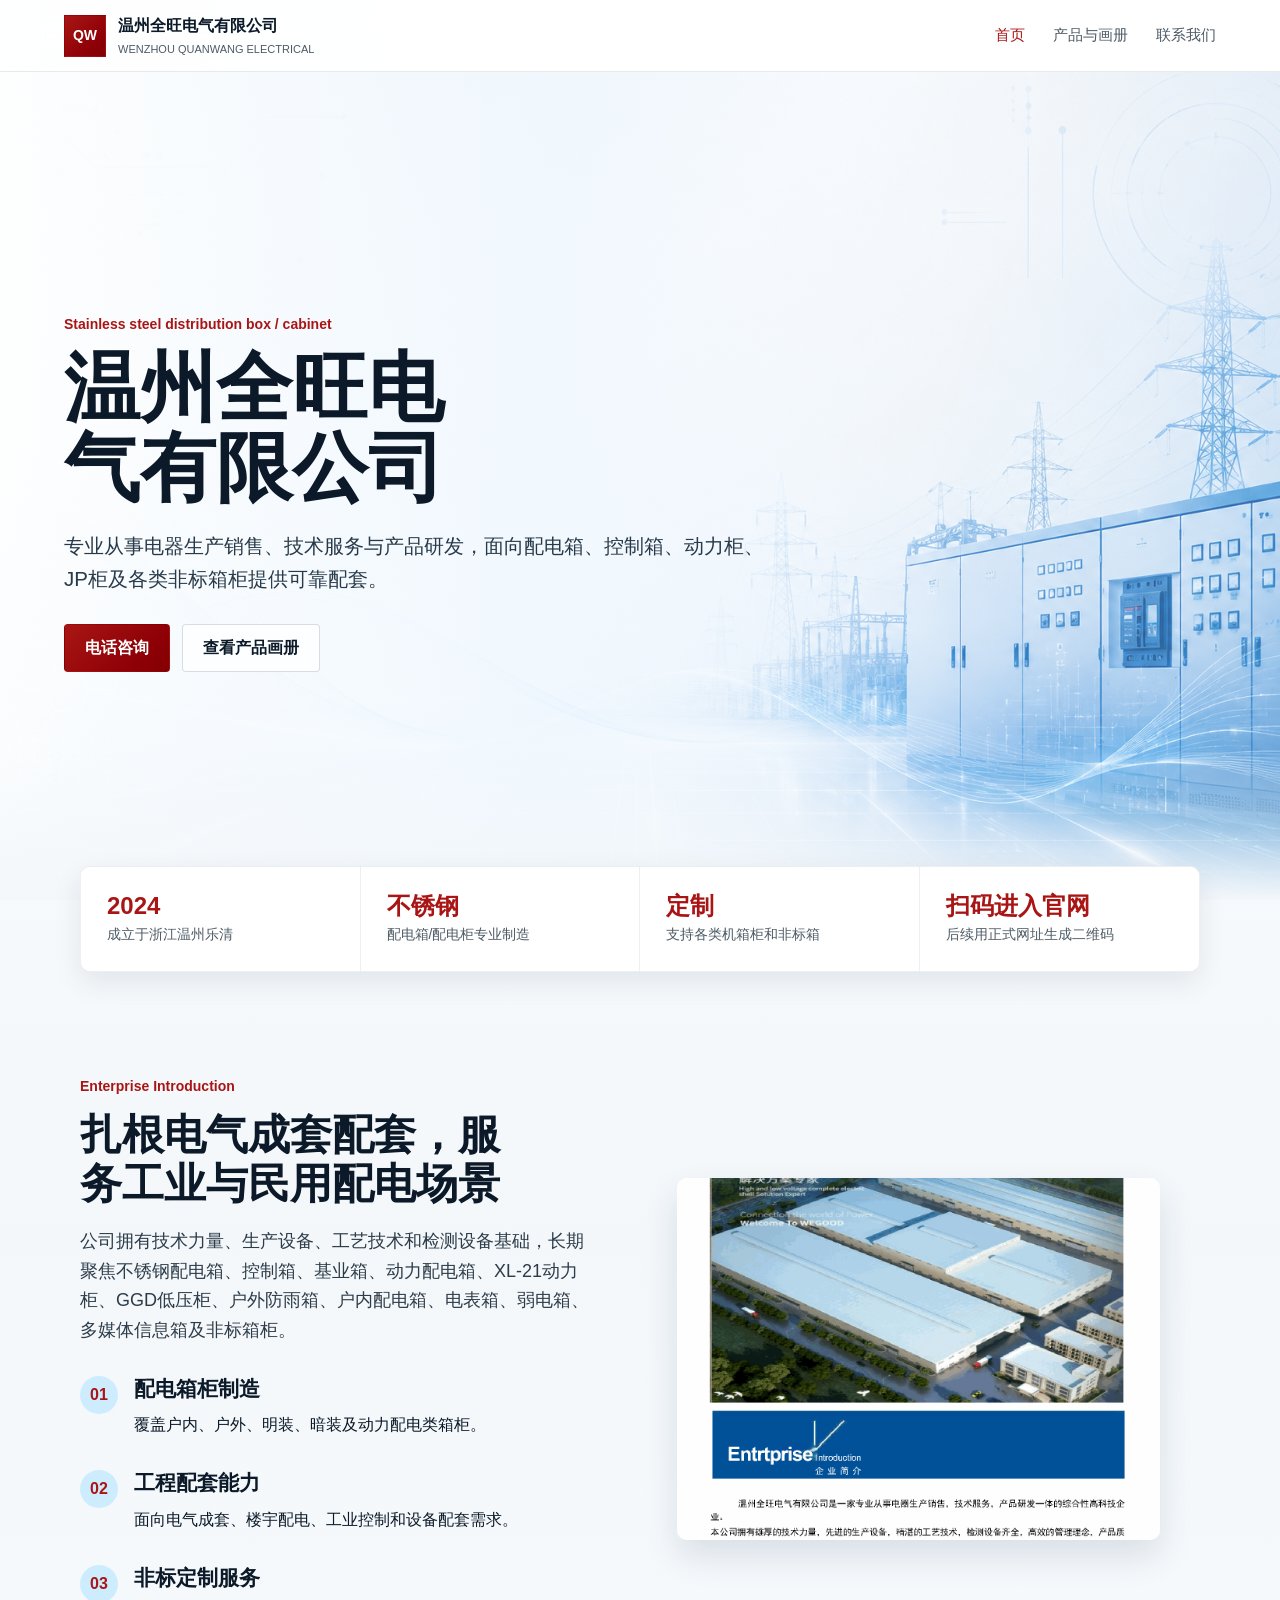
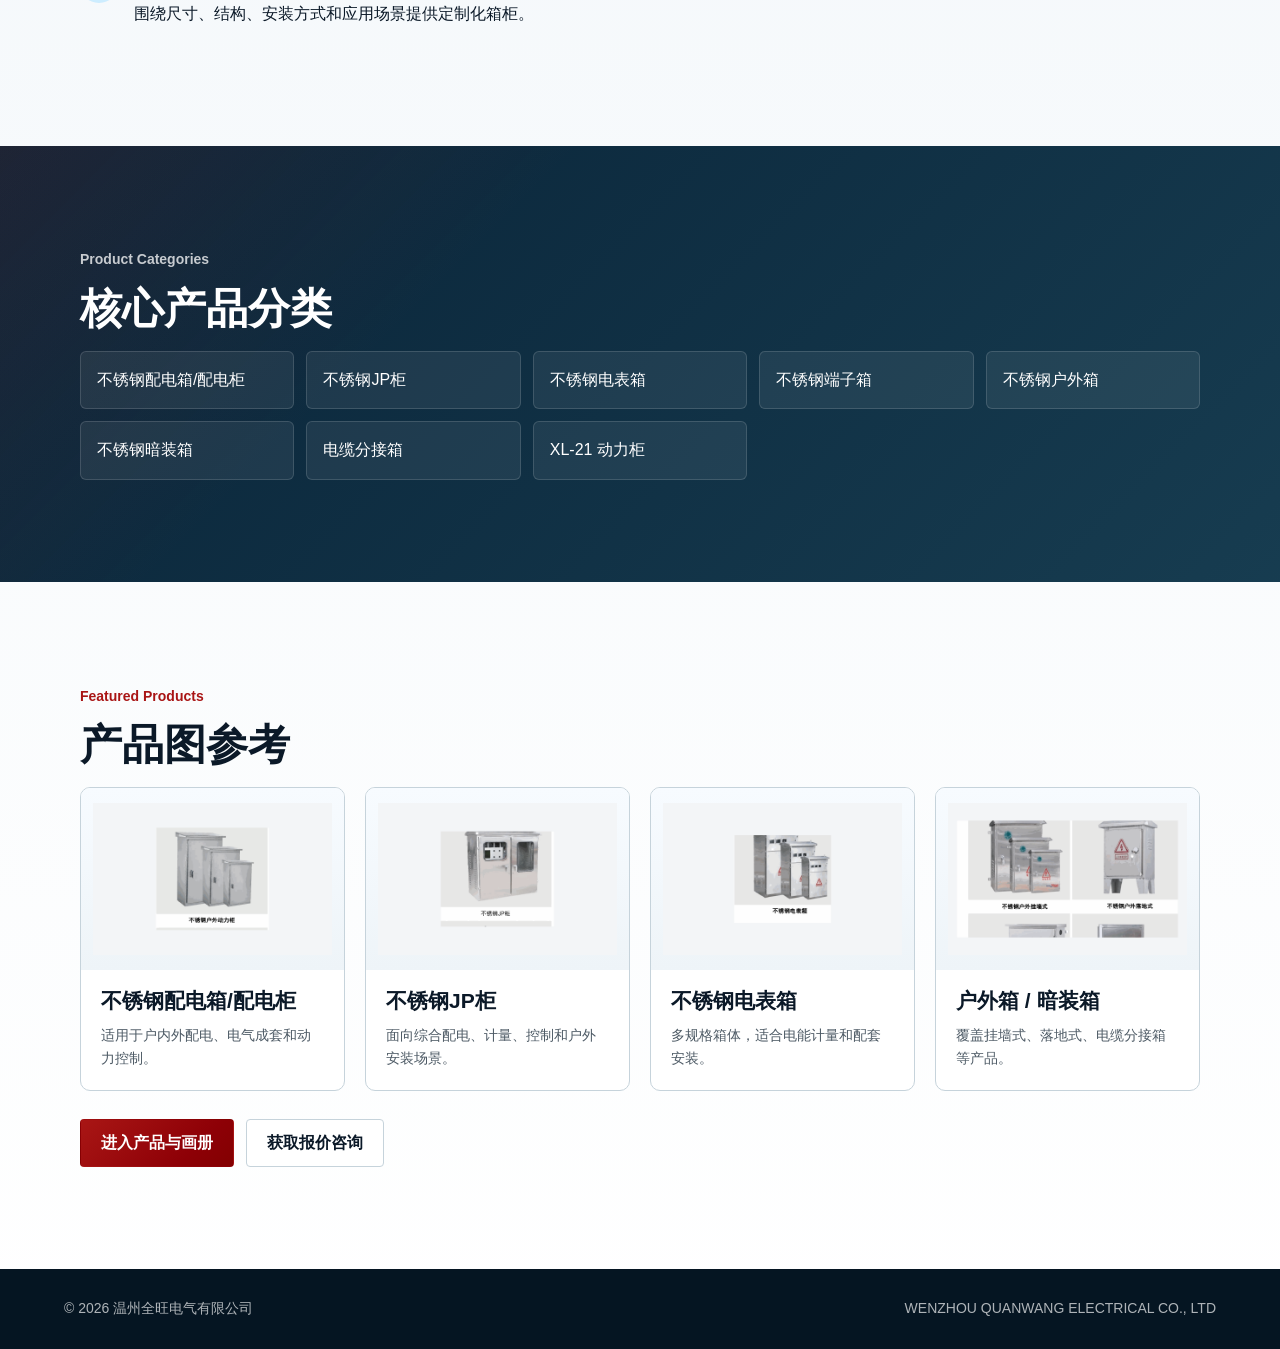
<file: index.html>
<!DOCTYPE html>
<html lang="zh-CN">
  <head>
    <meta charset="UTF-8" />
    <meta name="viewport" content="width=device-width, initial-scale=1.0" />
    <title>温州全旺电气有限公司</title>
    <meta
      name="description"
      content="温州全旺电气有限公司专业生产不锈钢配电箱、控制箱、基业箱、动力柜、JP柜、电表箱等电气成套配套产品。"
    />
    <link rel="stylesheet" href="assets/styles.css" />
  </head>
  <body>
    <header class="site-header">
      <a class="brand" href="index.html" aria-label="温州全旺电气有限公司首页">
        <span class="brand-mark">QW</span>
        <span>温州全旺电气有限公司<small>WENZHOU QUANWANG ELECTRICAL</small></span>
      </a>
      <button class="nav-toggle" type="button" aria-label="打开导航" aria-expanded="false" data-nav-toggle>☰</button>
      <nav class="site-nav" aria-label="主导航" data-nav-links>
        <a href="index.html" aria-current="page">首页</a>
        <a href="products.html">产品与画册</a>
        <a href="contact.html">联系我们</a>
      </nav>
    </header>

    <main>
      <section class="hero" style="--hero-image: url('../assets/hero-home.png')">
        <div class="hero-content">
          <p class="eyebrow">Stainless steel distribution box / cabinet</p>
          <h1>温州全旺电气有限公司</h1>
          <p class="hero-lead">
            专业从事电器生产销售、技术服务与产品研发，面向配电箱、控制箱、动力柜、JP柜及各类非标箱柜提供可靠配套。
          </p>
          <div class="hero-actions">
            <a class="button button-primary" href="tel:0577-58252365">电话咨询</a>
            <a class="button button-secondary" href="products.html">查看产品画册</a>
          </div>
        </div>
      </section>

      <div class="metric-strip" aria-label="公司核心能力">
        <div class="metric"><strong>2024</strong><span>成立于浙江温州乐清</span></div>
        <div class="metric"><strong>不锈钢</strong><span>配电箱/配电柜专业制造</span></div>
        <div class="metric"><strong>定制</strong><span>支持各类机箱柜和非标箱</span></div>
        <div class="metric"><strong class="qr-entry">扫码进入官网</strong><span>后续用正式网址生成二维码</span></div>
      </div>

      <section class="section">
        <div class="section-inner split-layout">
          <div>
            <p class="section-kicker">Enterprise Introduction</p>
            <h2>扎根电气成套配套，服务工业与民用配电场景</h2>
            <p class="lead">
              公司拥有技术力量、生产设备、工艺技术和检测设备基础，长期聚焦不锈钢配电箱、控制箱、基业箱、动力配电箱、XL-21动力柜、GGD低压柜、户外防雨箱、户内配电箱、电表箱、弱电箱、多媒体信息箱及非标箱柜。
            </p>
            <div class="feature-list">
              <div class="feature-item">
                <span class="feature-index">01</span>
                <div><h3>配电箱柜制造</h3><p>覆盖户内、户外、明装、暗装及动力配电类箱柜。</p></div>
              </div>
              <div class="feature-item">
                <span class="feature-index">02</span>
                <div><h3>工程配套能力</h3><p>面向电气成套、楼宇配电、工业控制和设备配套需求。</p></div>
              </div>
              <div class="feature-item">
                <span class="feature-index">03</span>
                <div><h3>非标定制服务</h3><p>围绕尺寸、结构、安装方式和应用场景提供定制化箱柜。</p></div>
              </div>
            </div>
          </div>
          <figure class="media-frame">
            <img src="assets/brochure/page-02.png" alt="温州全旺电气企业简介画册页" />
          </figure>
        </div>
      </section>

      <section class="section dark-band">
        <div class="section-inner">
          <p class="section-kicker">Product Categories</p>
          <h2>核心产品分类</h2>
          <div class="category-grid">
            <span>不锈钢配电箱/配电柜</span>
            <span>不锈钢JP柜</span>
            <span>不锈钢电表箱</span>
            <span>不锈钢端子箱</span>
            <span>不锈钢户外箱</span>
            <span>不锈钢暗装箱</span>
            <span>电缆分接箱</span>
            <span>XL-21 动力柜</span>
          </div>
        </div>
      </section>

      <section class="section">
        <div class="section-inner">
          <p class="section-kicker">Featured Products</p>
          <h2>产品图参考</h2>
          <div class="product-grid">
            <article class="product-card">
              <img src="assets/products/stainless-distribution-cabinet.png" alt="不锈钢配电箱和动力柜" />
              <div class="product-card-body"><h3>不锈钢配电箱/配电柜</h3><p>适用于户内外配电、电气成套和动力控制。</p></div>
            </article>
            <article class="product-card">
              <img src="assets/products/jp-cabinet.png" alt="不锈钢JP柜" />
              <div class="product-card-body"><h3>不锈钢JP柜</h3><p>面向综合配电、计量、控制和户外安装场景。</p></div>
            </article>
            <article class="product-card">
              <img src="assets/products/meter-box.png" alt="不锈钢电表箱" />
              <div class="product-card-body"><h3>不锈钢电表箱</h3><p>多规格箱体，适合电能计量和配套安装。</p></div>
            </article>
            <article class="product-card">
              <img src="assets/products/outdoor-box.png" alt="不锈钢户外箱和暗装箱" />
              <div class="product-card-body"><h3>户外箱 / 暗装箱</h3><p>覆盖挂墙式、落地式、电缆分接箱等产品。</p></div>
            </article>
          </div>
          <div class="action-row">
            <a class="button button-primary" href="products.html">进入产品与画册</a>
            <a class="button button-light" href="contact.html">获取报价咨询</a>
          </div>
        </div>
      </section>
    </main>

    <footer class="site-footer">
      <span>© 2026 温州全旺电气有限公司</span>
      <span>WENZHOU QUANWANG ELECTRICAL CO., LTD</span>
    </footer>
    <script src="assets/site.js"></script>
  </body>
</html>
</file>
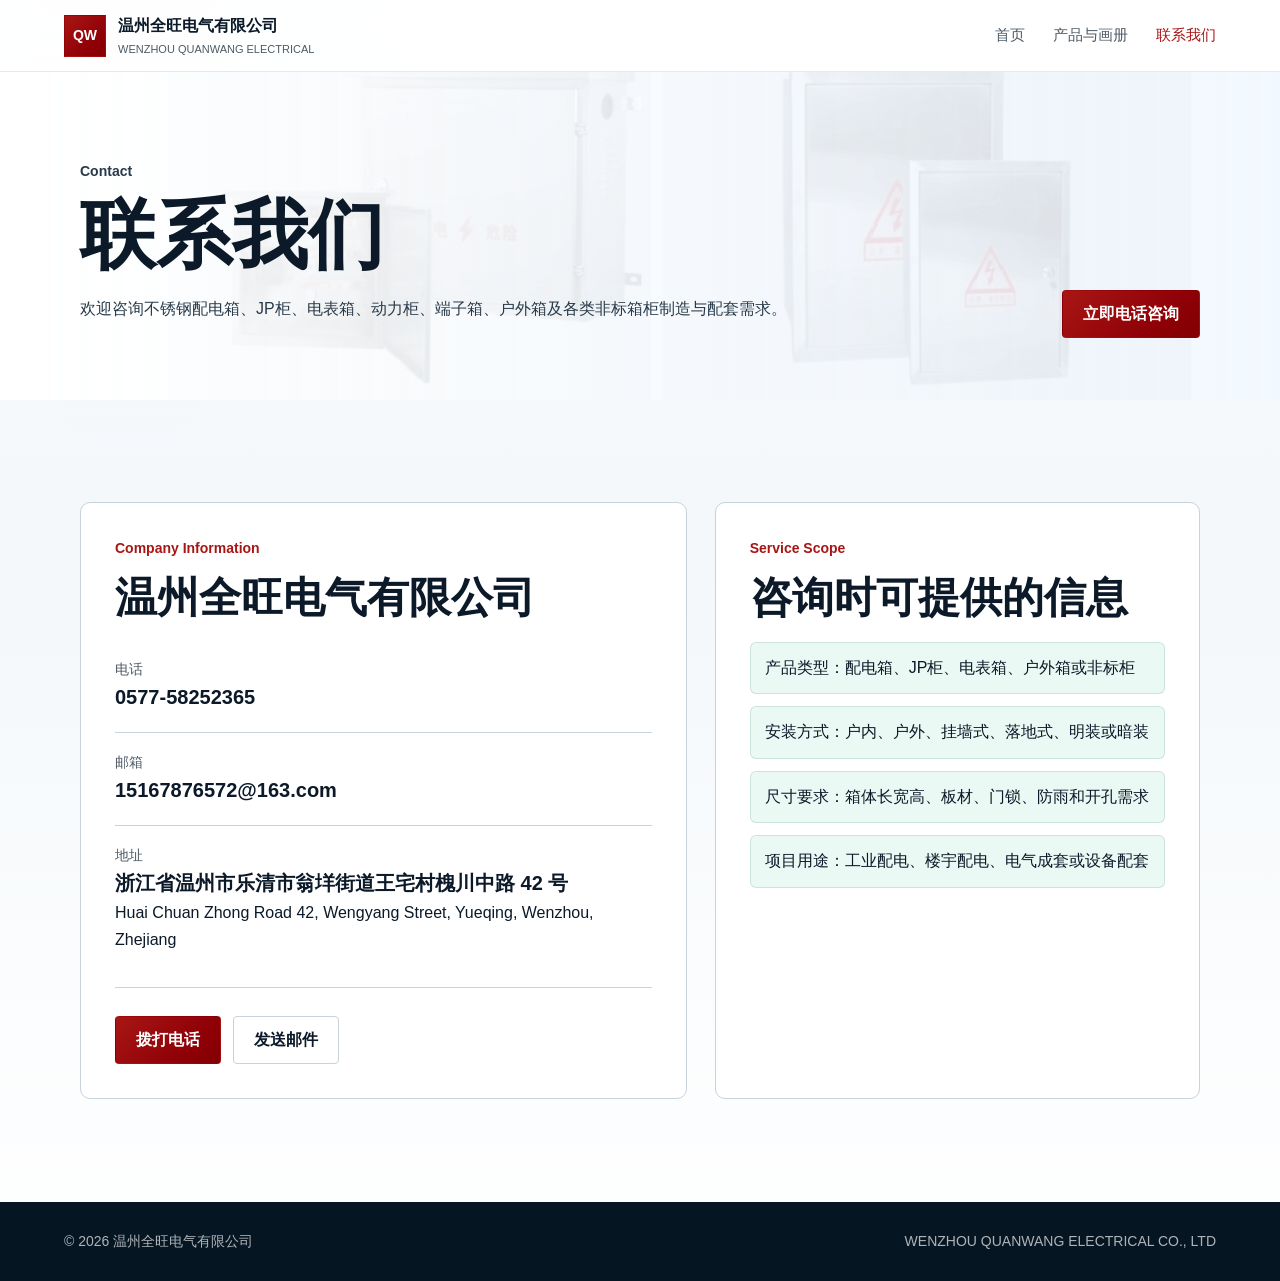
<file: contact.html>
<!DOCTYPE html>
<html lang="zh-CN">
  <head>
    <meta charset="UTF-8" />
    <meta name="viewport" content="width=device-width, initial-scale=1.0" />
    <title>联系我们 - 温州全旺电气有限公司</title>
    <meta name="description" content="联系温州全旺电气有限公司，咨询不锈钢配电箱、JP柜、电表箱、动力柜和非标箱柜。" />
    <link rel="stylesheet" href="assets/styles.css" />
  </head>
  <body>
    <header class="site-header">
      <a class="brand" href="index.html" aria-label="温州全旺电气有限公司首页">
        <span class="brand-mark">QW</span>
        <span>温州全旺电气有限公司<small>WENZHOU QUANWANG ELECTRICAL</small></span>
      </a>
      <button class="nav-toggle" type="button" aria-label="打开导航" aria-expanded="false" data-nav-toggle>☰</button>
      <nav class="site-nav" aria-label="主导航" data-nav-links>
        <a href="index.html">首页</a>
        <a href="products.html">产品与画册</a>
        <a href="contact.html" aria-current="page">联系我们</a>
      </nav>
    </header>

    <main>
      <section class="page-hero" style="--hero-image: url('../assets/brochure/page-05.png')">
        <div class="section-inner">
          <div>
            <p class="section-kicker">Contact</p>
            <h1>联系我们</h1>
            <p>欢迎咨询不锈钢配电箱、JP柜、电表箱、动力柜、端子箱、户外箱及各类非标箱柜制造与配套需求。</p>
          </div>
          <a class="button button-primary" href="tel:0577-58252365">立即电话咨询</a>
        </div>
      </section>

      <section class="section">
        <div class="section-inner contact-panel">
          <div class="contact-block">
            <p class="section-kicker">Company Information</p>
            <h2>温州全旺电气有限公司</h2>
            <div class="contact-row">
              <span>电话</span>
              <a href="tel:0577-58252365">0577-58252365</a>
            </div>
            <div class="contact-row">
              <span>邮箱</span>
              <a href="mailto:15167876572@163.com">15167876572@163.com</a>
            </div>
            <div class="contact-row">
              <span>地址</span>
              <strong>浙江省温州市乐清市翁垟街道王宅村槐川中路 42 号</strong>
              <p>Huai Chuan Zhong Road 42, Wengyang Street, Yueqing, Wenzhou, Zhejiang</p>
            </div>
            <div class="action-row">
              <a class="button button-primary" href="tel:0577-58252365">拨打电话</a>
              <a class="button button-light" href="mailto:15167876572@163.com">发送邮件</a>
            </div>
          </div>

          <aside class="service-block">
            <p class="section-kicker">Service Scope</p>
            <h2>咨询时可提供的信息</h2>
            <ul class="service-list">
              <li>产品类型：配电箱、JP柜、电表箱、户外箱或非标柜</li>
              <li>安装方式：户内、户外、挂墙式、落地式、明装或暗装</li>
              <li>尺寸要求：箱体长宽高、板材、门锁、防雨和开孔需求</li>
              <li>项目用途：工业配电、楼宇配电、电气成套或设备配套</li>
            </ul>
          </aside>
        </div>
      </section>
    </main>

    <footer class="site-footer">
      <span>© 2026 温州全旺电气有限公司</span>
      <span>WENZHOU QUANWANG ELECTRICAL CO., LTD</span>
    </footer>
    <script src="assets/site.js"></script>
  </body>
</html>
</file>
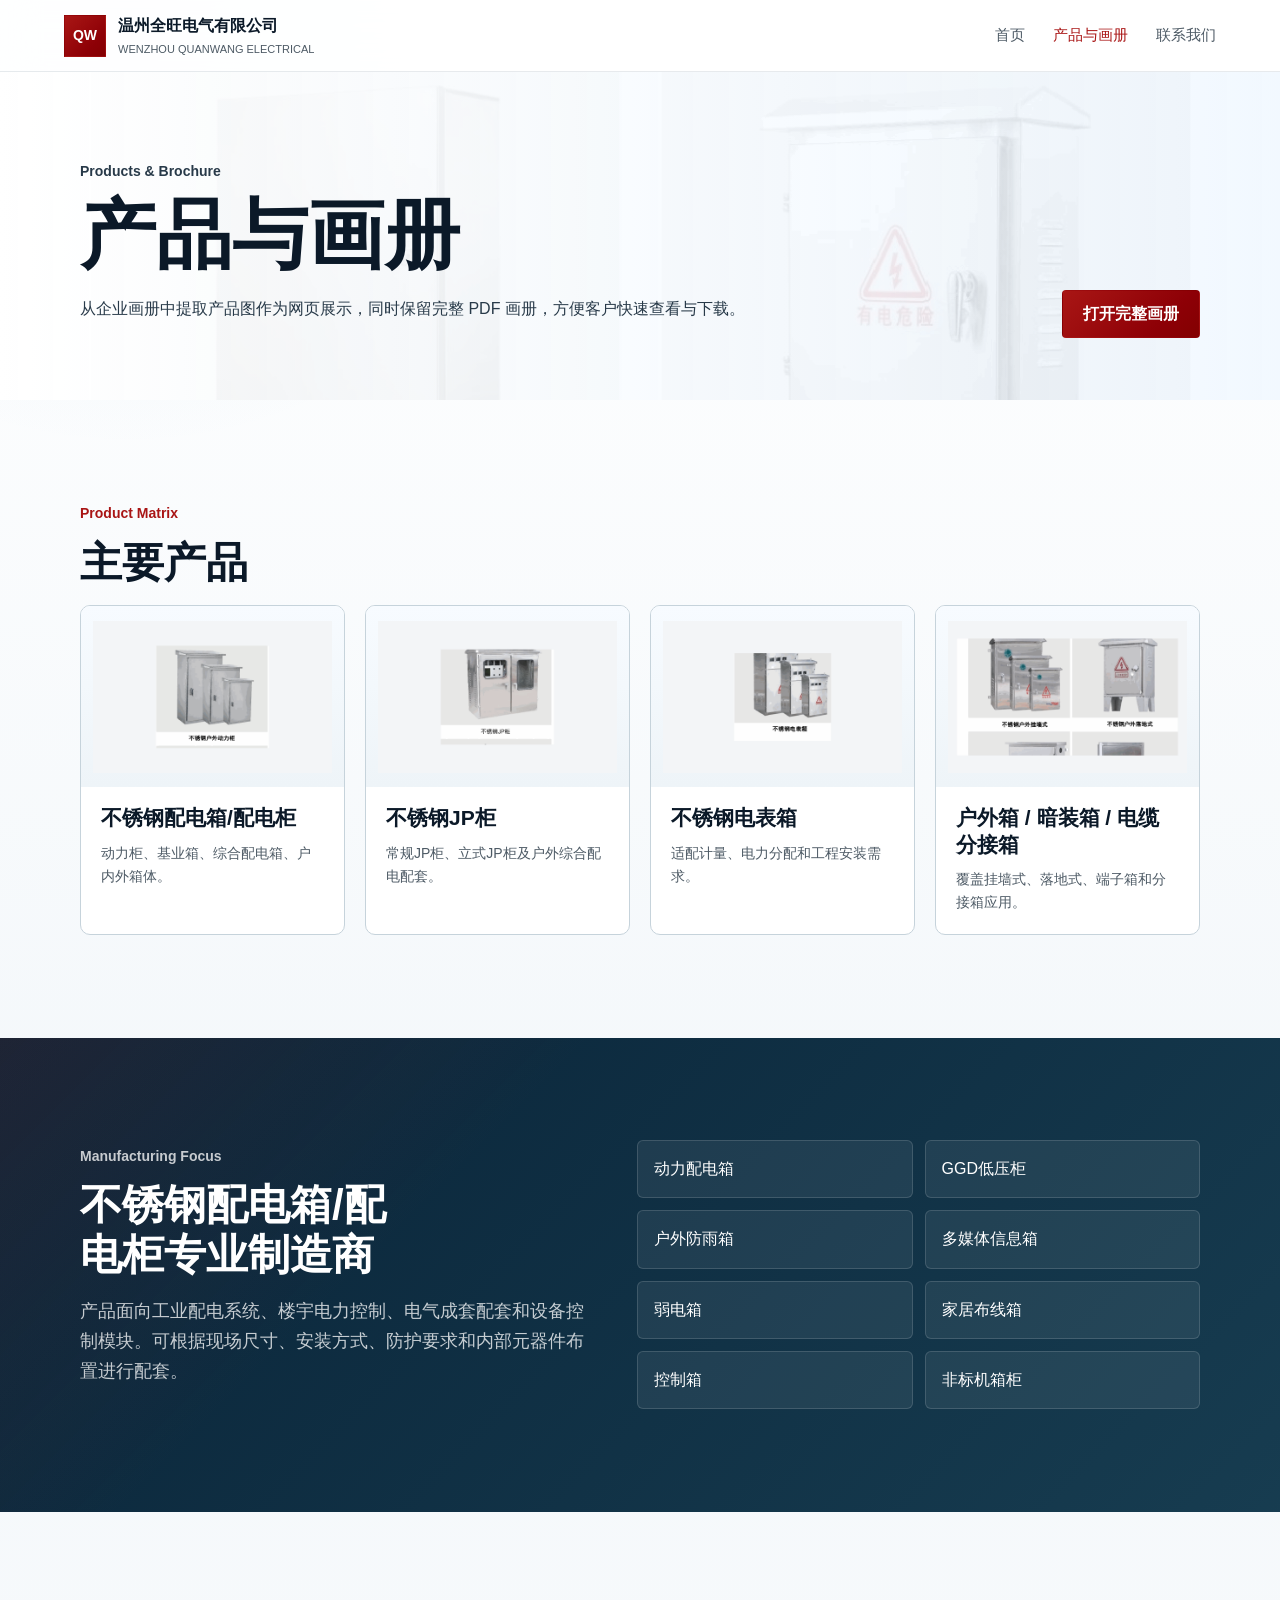
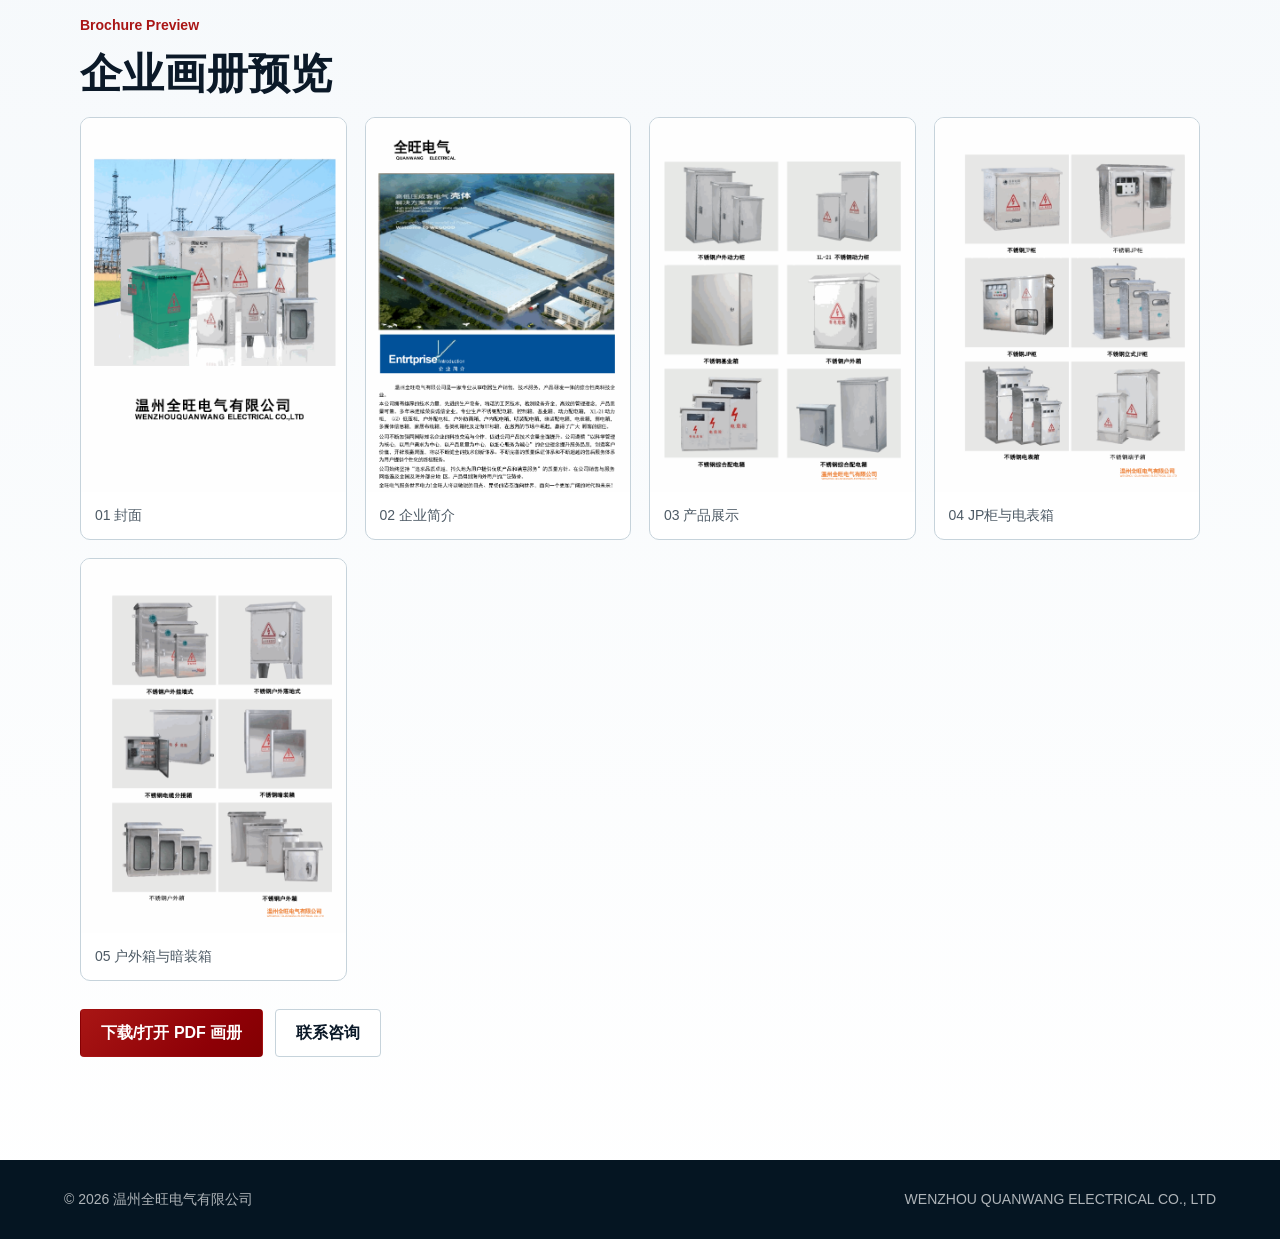
<file: products.html>
<!DOCTYPE html>
<html lang="zh-CN">
  <head>
    <meta charset="UTF-8" />
    <meta name="viewport" content="width=device-width, initial-scale=1.0" />
    <title>产品与画册 - 温州全旺电气有限公司</title>
    <meta name="description" content="温州全旺电气有限公司产品中心，展示不锈钢配电箱、JP柜、电表箱、户外箱、端子箱及完整画册。" />
    <link rel="stylesheet" href="assets/styles.css" />
  </head>
  <body>
    <header class="site-header">
      <a class="brand" href="index.html" aria-label="温州全旺电气有限公司首页">
        <span class="brand-mark">QW</span>
        <span>温州全旺电气有限公司<small>WENZHOU QUANWANG ELECTRICAL</small></span>
      </a>
      <button class="nav-toggle" type="button" aria-label="打开导航" aria-expanded="false" data-nav-toggle>☰</button>
      <nav class="site-nav" aria-label="主导航" data-nav-links>
        <a href="index.html">首页</a>
        <a href="products.html" aria-current="page">产品与画册</a>
        <a href="contact.html">联系我们</a>
      </nav>
    </header>

    <main>
      <section class="page-hero" style="--hero-image: url('../assets/brochure/page-03.png')">
        <div class="section-inner">
          <div>
            <p class="section-kicker">Products & Brochure</p>
            <h1>产品与画册</h1>
            <p>从企业画册中提取产品图作为网页展示，同时保留完整 PDF 画册，方便客户快速查看与下载。</p>
          </div>
          <a class="button button-primary" href="assets/brochure/quanwang-brochure.pdf" target="_blank" rel="noreferrer">打开完整画册</a>
        </div>
      </section>

      <section class="section">
        <div class="section-inner">
          <p class="section-kicker">Product Matrix</p>
          <h2>主要产品</h2>
          <div class="product-grid">
            <article class="product-card" id="stainless-distribution-cabinet">
              <img src="assets/products/stainless-distribution-cabinet.png" alt="不锈钢配电箱/配电柜" />
              <div class="product-card-body"><h3>不锈钢配电箱/配电柜</h3><p>动力柜、基业箱、综合配电箱、户内外箱体。</p></div>
            </article>
            <article class="product-card" id="jp-cabinet">
              <img src="assets/products/jp-cabinet.png" alt="不锈钢JP柜" />
              <div class="product-card-body"><h3>不锈钢JP柜</h3><p>常规JP柜、立式JP柜及户外综合配电配套。</p></div>
            </article>
            <article class="product-card" id="meter-box">
              <img src="assets/products/meter-box.png" alt="不锈钢电表箱" />
              <div class="product-card-body"><h3>不锈钢电表箱</h3><p>适配计量、电力分配和工程安装需求。</p></div>
            </article>
            <article class="product-card" id="outdoor-box">
              <img src="assets/products/outdoor-box.png" alt="户外箱、暗装箱、电缆分接箱" />
              <div class="product-card-body"><h3>户外箱 / 暗装箱 / 电缆分接箱</h3><p>覆盖挂墙式、落地式、端子箱和分接箱应用。</p></div>
            </article>
          </div>
        </div>
      </section>

      <section class="section dark-band">
        <div class="section-inner split-layout">
          <div>
            <p class="section-kicker">Manufacturing Focus</p>
            <h2>不锈钢配电箱/配电柜专业制造商</h2>
            <p class="lead">
              产品面向工业配电系统、楼宇电力控制、电气成套配套和设备控制模块。可根据现场尺寸、安装方式、防护要求和内部元器件布置进行配套。
            </p>
          </div>
          <div class="category-grid">
            <span>动力配电箱</span>
            <span>GGD低压柜</span>
            <span>户外防雨箱</span>
            <span>多媒体信息箱</span>
            <span>弱电箱</span>
            <span>家居布线箱</span>
            <span>控制箱</span>
            <span>非标机箱柜</span>
          </div>
        </div>
      </section>

      <section class="section">
        <div class="section-inner">
          <p class="section-kicker">Brochure Preview</p>
          <h2>企业画册预览</h2>
          <div class="brochure-grid">
            <article class="brochure-page"><img src="assets/brochure/page-01.png" alt="画册封面" /><span>01 封面</span></article>
            <article class="brochure-page"><img src="assets/brochure/page-02.png" alt="企业简介" /><span>02 企业简介</span></article>
            <article class="brochure-page"><img src="assets/brochure/page-03.png" alt="产品页一" /><span>03 产品展示</span></article>
            <article class="brochure-page"><img src="assets/brochure/page-04.png" alt="产品页二" /><span>04 JP柜与电表箱</span></article>
            <article class="brochure-page"><img src="assets/brochure/page-05.png" alt="产品页三" /><span>05 户外箱与暗装箱</span></article>
          </div>
          <div class="action-row">
            <a class="button button-primary" href="assets/brochure/quanwang-brochure.pdf" target="_blank" rel="noreferrer">下载/打开 PDF 画册</a>
            <a class="button button-light" href="contact.html">联系咨询</a>
          </div>
        </div>
      </section>
    </main>

    <footer class="site-footer">
      <span>© 2026 温州全旺电气有限公司</span>
      <span>WENZHOU QUANWANG ELECTRICAL CO., LTD</span>
    </footer>
    <script src="assets/site.js"></script>
  </body>
</html>
</file>
<file: assets/styles.css>
:root {
  --ink: oklch(0.21 0.035 250);
  --steel: oklch(0.32 0.045 245);
  --panel: oklch(0.96 0.014 235);
  --line: oklch(0.86 0.018 235);
  --muted: oklch(0.46 0.025 245);
  --paper: oklch(0.975 0.006 240);
  --white: #ffffff;
  --red: oklch(0.47 0.18 28);
  --red-deep: oklch(0.38 0.16 28);
  --blue: oklch(0.56 0.13 245);
  --blue-soft: oklch(0.93 0.045 238);
  --gold: oklch(0.64 0.11 82);
  --green: oklch(0.43 0.085 170);
  --shadow: 0 10px 28px rgba(15, 33, 54, 0.09);
}

* {
  box-sizing: border-box;
}

html {
  scroll-behavior: smooth;
}

body {
  margin: 0;
  color: var(--ink);
  background:
    radial-gradient(circle at 10% 0%, rgba(69, 151, 219, 0.10), transparent 28rem),
    linear-gradient(180deg, #ffffff 0%, var(--paper) 42%, #ffffff 100%);
  font-family: "Microsoft YaHei", "PingFang SC", "Noto Sans SC", Arial, sans-serif;
  line-height: 1.65;
}

img {
  display: block;
  max-width: 100%;
}

a {
  color: inherit;
  text-decoration: none;
}

.site-header {
  position: sticky;
  top: 0;
  z-index: 20;
  display: flex;
  align-items: center;
  justify-content: space-between;
  min-height: 72px;
  padding: 0 5vw;
  background: rgba(255, 255, 255, 0.9);
  color: var(--ink);
  backdrop-filter: blur(18px);
  border-bottom: 1px solid rgba(23, 49, 76, 0.10);
}

.brand {
  display: inline-flex;
  align-items: center;
  gap: 12px;
  font-weight: 700;
  letter-spacing: 0;
}

.brand-mark {
  display: grid;
  place-items: center;
  width: 42px;
  height: 42px;
  border: 1px solid rgba(183, 39, 31, 0.12);
  background: linear-gradient(135deg, var(--red), var(--red-deep));
  color: var(--white);
  font-size: 14px;
}

.brand small {
  display: block;
  color: var(--muted);
  font-size: 11px;
  font-weight: 500;
  text-transform: uppercase;
}

.nav-toggle {
  display: none;
  width: 42px;
  height: 42px;
  border: 1px solid var(--line);
  background: transparent;
  color: var(--ink);
  font-size: 22px;
}

.site-nav {
  display: flex;
  align-items: center;
  gap: 28px;
  color: var(--muted);
  font-size: 15px;
}

.site-nav a[aria-current="page"],
.site-nav a:hover {
  color: var(--red);
}

.hero {
  position: relative;
  min-height: calc(100vh - 72px);
  display: grid;
  align-items: center;
  padding: clamp(88px, 9vw, 132px) 5vw clamp(76px, 8vw, 112px);
  overflow: hidden;
  color: var(--ink);
  background: #eef7ff;
}

.hero::before {
  content: "";
  position: absolute;
  inset: 0;
  background:
    linear-gradient(90deg, rgba(255, 255, 255, 0.96) 0%, rgba(240, 248, 255, 0.82) 42%, rgba(240, 248, 255, 0.18) 74%),
    var(--hero-image) center / cover no-repeat;
}

.hero::after {
  content: "";
  position: absolute;
  inset: auto 0 0;
  height: 18%;
  background: linear-gradient(0deg, var(--paper), rgba(246, 247, 248, 0));
}

.hero-content {
  position: relative;
  z-index: 1;
  width: min(720px, 100%);
}

.eyebrow,
.section-kicker {
  margin: 0 0 12px;
  color: var(--red);
  font-size: 14px;
  font-weight: 800;
  letter-spacing: 0;
  text-transform: none;
}

h1,
h2,
h3,
p {
  margin-top: 0;
}

h1 {
  margin-bottom: 20px;
  font-size: clamp(42px, 6vw, 76px);
  line-height: 1.06;
  letter-spacing: 0;
  text-wrap: balance;
}

h2 {
  margin-bottom: 18px;
  font-size: clamp(28px, 3.5vw, 42px);
  line-height: 1.18;
  text-wrap: balance;
}

h3 {
  margin-bottom: 10px;
  font-size: 21px;
  line-height: 1.25;
}

.hero-lead {
  max-width: 700px;
  color: oklch(0.34 0.035 245);
  font-size: clamp(17px, 1.6vw, 21px);
  text-wrap: pretty;
}

.hero-actions,
.action-row {
  display: flex;
  flex-wrap: wrap;
  gap: 12px;
  margin-top: 28px;
}

.button {
  display: inline-flex;
  align-items: center;
  justify-content: center;
  min-height: 48px;
  padding: 0 20px;
  border: 1px solid transparent;
  border-radius: 4px;
  font-weight: 700;
  white-space: nowrap;
  transition: transform 180ms ease, background-color 180ms ease, border-color 180ms ease;
}

.button:hover {
  transform: translateY(-1px);
}

.button-primary {
  color: var(--white);
  background: linear-gradient(135deg, var(--red), var(--red-deep));
}

.button-secondary {
  color: var(--ink);
  border-color: rgba(23, 49, 76, 0.16);
  background: rgba(255, 255, 255, 0.72);
}

.button-light {
  color: var(--ink);
  border-color: var(--line);
  background: var(--white);
}

.metric-strip {
  position: relative;
  z-index: 2;
  display: grid;
  grid-template-columns: repeat(4, minmax(0, 1fr));
  gap: 0;
  width: min(1120px, 90vw);
  margin: -34px auto 0;
  border: 1px solid rgba(23, 49, 76, 0.08);
  border-radius: 10px;
  overflow: hidden;
  background: var(--white);
  box-shadow: var(--shadow);
}

.metric {
  padding: 24px 26px;
  background: var(--white);
  border-right: 1px solid rgba(23, 49, 76, 0.08);
}

.metric:last-child {
  border-right: 0;
}

.metric strong {
  display: block;
  color: var(--red);
  font-size: 24px;
  line-height: 1.25;
}

.metric span {
  color: var(--muted);
  font-size: 14px;
}

.section {
  padding: clamp(72px, 8vw, 104px) 5vw;
}

.section-inner {
  width: min(1120px, 100%);
  margin: 0 auto;
}

.split-layout {
  display: grid;
  grid-template-columns: minmax(0, 0.95fr) minmax(320px, 1.05fr);
  gap: 48px;
  align-items: center;
}

.lead {
  color: oklch(0.35 0.03 245);
  font-size: 18px;
  max-width: 64ch;
  text-wrap: pretty;
}

.feature-list {
  display: grid;
  gap: 16px;
  margin-top: 30px;
}

.feature-item {
  display: grid;
  grid-template-columns: 38px 1fr;
  gap: 16px;
  align-items: start;
}

.feature-index {
  display: grid;
  place-items: center;
  width: 38px;
  height: 38px;
  color: var(--red);
  background: var(--blue-soft);
  font-weight: 800;
  border-radius: 999px;
}

.media-frame {
  background: var(--white);
  border-radius: 10px;
  overflow: hidden;
  box-shadow: 0 16px 34px rgba(20, 45, 70, 0.12);
}

.media-frame img {
  width: 100%;
  aspect-ratio: 4 / 3;
  object-fit: cover;
}

.product-grid {
  display: grid;
  grid-template-columns: repeat(auto-fit, minmax(240px, 1fr));
  gap: 20px;
}

.product-card {
  overflow: hidden;
  border: 1px solid var(--line);
  border-radius: 10px;
  background: var(--white);
  transition: transform 180ms ease, border-color 180ms ease;
}

.product-card:hover {
  transform: translateY(-3px);
  border-color: oklch(0.76 0.055 235);
}

.product-card img {
  width: 100%;
  aspect-ratio: 1.45;
  object-fit: contain;
  padding: 12px;
  background: linear-gradient(180deg, #f7fbff, #eef4f8);
}

.product-card-body {
  padding: 18px 20px 20px;
}

.product-card p {
  margin-bottom: 0;
  color: var(--muted);
  font-size: 14px;
}

.dark-band {
  color: var(--white);
  background:
    linear-gradient(135deg, rgba(183, 39, 31, 0.12), transparent 34%),
    linear-gradient(135deg, oklch(0.25 0.05 245), oklch(0.34 0.055 235));
}

.dark-band .lead,
.dark-band p {
  color: rgba(255, 255, 255, 0.76);
}

.category-grid {
  display: grid;
  grid-template-columns: repeat(auto-fit, minmax(210px, 1fr));
  gap: 12px;
}

.category-grid span {
  padding: 15px 16px;
  border: 1px solid rgba(255, 255, 255, 0.14);
  border-radius: 6px;
  background: rgba(255, 255, 255, 0.07);
}

.page-hero {
  padding: 88px 5vw 62px;
  color: var(--ink);
  background:
    linear-gradient(90deg, rgba(255, 255, 255, 0.96), rgba(239, 247, 255, 0.82)),
    var(--hero-image) center / cover no-repeat;
}

.page-hero .section-inner {
  display: grid;
  grid-template-columns: minmax(0, 1fr) auto;
  gap: 32px;
  align-items: end;
}

.page-hero p {
  max-width: 760px;
  color: oklch(0.34 0.035 245);
}

.brochure-grid {
  display: grid;
  grid-template-columns: repeat(auto-fit, minmax(220px, 1fr));
  gap: 18px;
}

.brochure-page {
  overflow: hidden;
  border: 1px solid var(--line);
  border-radius: 10px;
  background: var(--white);
}

.brochure-page img {
  width: 100%;
  aspect-ratio: 0.707;
  object-fit: cover;
  object-position: top;
}

.brochure-page span {
  display: block;
  padding: 12px 14px;
  color: var(--muted);
  font-size: 14px;
}

.contact-panel {
  display: grid;
  grid-template-columns: minmax(0, 1fr) minmax(320px, 0.8fr);
  gap: 28px;
}

.contact-block,
.service-block {
  border: 1px solid var(--line);
  border-radius: 10px;
  background: var(--white);
  padding: clamp(24px, 3vw, 34px);
}

.contact-row {
  padding: 18px 0;
  border-bottom: 1px solid var(--line);
}

.contact-row:last-child {
  border-bottom: 0;
}

.contact-row span {
  display: block;
  color: var(--muted);
  font-size: 14px;
}

.contact-row strong,
.contact-row a {
  font-size: 20px;
  font-weight: 800;
}

.service-list {
  display: grid;
  gap: 12px;
  padding: 0;
  margin: 20px 0 0;
  list-style: none;
}

.service-list li {
  padding: 12px 14px;
  border: 1px solid rgba(28, 107, 90, 0.15);
  border-radius: 6px;
  background: oklch(0.97 0.018 170);
}

.site-footer {
  display: flex;
  flex-wrap: wrap;
  justify-content: space-between;
  gap: 16px;
  padding: 28px 5vw;
  color: rgba(255, 255, 255, 0.68);
  background: oklch(0.19 0.035 245);
  font-size: 14px;
}

@media (prefers-reduced-motion: reduce) {
  html {
    scroll-behavior: auto;
  }

  .button,
  .product-card {
    transition: none;
  }

  .button:hover,
  .product-card:hover {
    transform: none;
  }
}

@media (max-width: 960px) {
  .metric-strip,
  .product-grid,
  .category-grid,
  .brochure-grid {
    grid-template-columns: repeat(2, minmax(0, 1fr));
  }

  .split-layout,
  .contact-panel,
  .page-hero .section-inner {
    grid-template-columns: 1fr;
  }
}

@media (max-width: 720px) {
  .site-header {
    min-height: 64px;
    padding: 0 18px;
  }

  .brand span:last-child {
    max-width: 210px;
  }

  .nav-toggle {
    display: inline-grid;
    place-items: center;
  }

  .site-nav {
    position: absolute;
    top: 64px;
    right: 18px;
    left: 18px;
    display: none;
    flex-direction: column;
    align-items: stretch;
    gap: 0;
    padding: 12px;
    border: 1px solid rgba(255, 255, 255, 0.12);
    background: rgba(255, 255, 255, 0.98);
    box-shadow: 0 16px 34px rgba(15, 33, 54, 0.12);
  }

  .site-nav.is-open {
    display: flex;
  }

  .site-nav a {
    padding: 12px;
  }

  .hero {
    min-height: 650px;
    padding: 92px 20px 84px;
  }

  .section,
  .page-hero {
    padding-right: 20px;
    padding-left: 20px;
  }

  .metric-strip,
  .product-grid,
  .category-grid,
  .brochure-grid {
    grid-template-columns: 1fr;
  }

  .metric-strip {
    margin-top: 0;
    width: 100%;
  }

  .button {
    width: 100%;
  }
}
</file>
